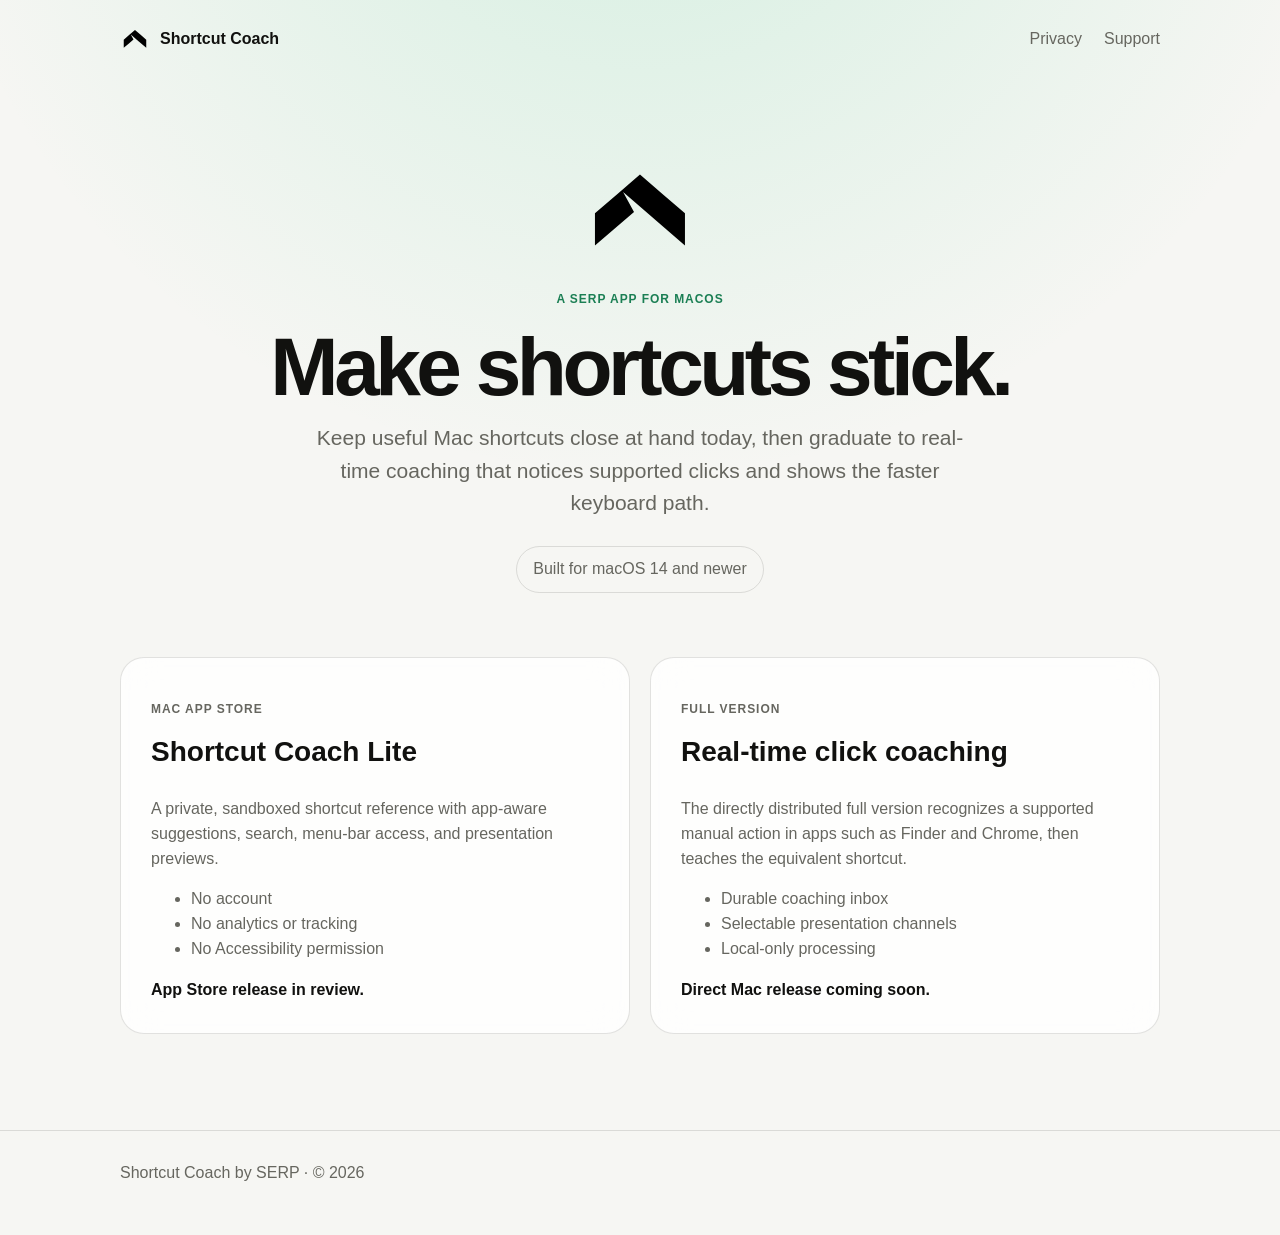
<file: docs/index.html>
<!doctype html>
<html lang="en">
<head>
  <meta charset="utf-8">
  <meta name="viewport" content="width=device-width, initial-scale=1">
  <title>Shortcut Coach — Learn Mac shortcuts as you work</title>
  <meta name="description" content="Shortcut Coach helps you build keyboard-shortcut habits on your Mac.">
  <link rel="stylesheet" href="site.css">
</head>
<body>
  <nav class="wrap">
    <a class="brand" href="./"><img class="mark" src="assets/serp-arrow.svg" alt="">Shortcut Coach</a>
    <div class="links"><a href="privacy/">Privacy</a><a href="support/">Support</a></div>
  </nav>
  <main class="wrap">
    <section class="hero">
      <img class="mark" src="assets/serp-arrow.svg" alt="SERP arrow">
      <p class="eyebrow">A SERP app for macOS</p>
      <h1>Make shortcuts stick.</h1>
      <p class="lede">Keep useful Mac shortcuts close at hand today, then graduate to real-time coaching that notices supported clicks and shows the faster keyboard path.</p>
      <span class="pill">Built for macOS 14 and newer</span>
    </section>
    <section class="grid">
      <article class="card">
        <p class="eyebrow">Mac App Store</p>
        <h2>Shortcut Coach Lite</h2>
        <p>A private, sandboxed shortcut reference with app-aware suggestions, search, menu-bar access, and presentation previews.</p>
        <ul><li>No account</li><li>No analytics or tracking</li><li>No Accessibility permission</li></ul>
        <strong>App Store release in review.</strong>
      </article>
      <article class="card">
        <p class="eyebrow">Full version</p>
        <h2>Real-time click coaching</h2>
        <p>The directly distributed full version recognizes a supported manual action in apps such as Finder and Chrome, then teaches the equivalent shortcut.</p>
        <ul><li>Durable coaching inbox</li><li>Selectable presentation channels</li><li>Local-only processing</li></ul>
        <strong>Direct Mac release coming soon.</strong>
      </article>
    </section>
  </main>
  <footer><div class="wrap">Shortcut Coach by SERP · © 2026</div></footer>
</body>
</html>
</file>
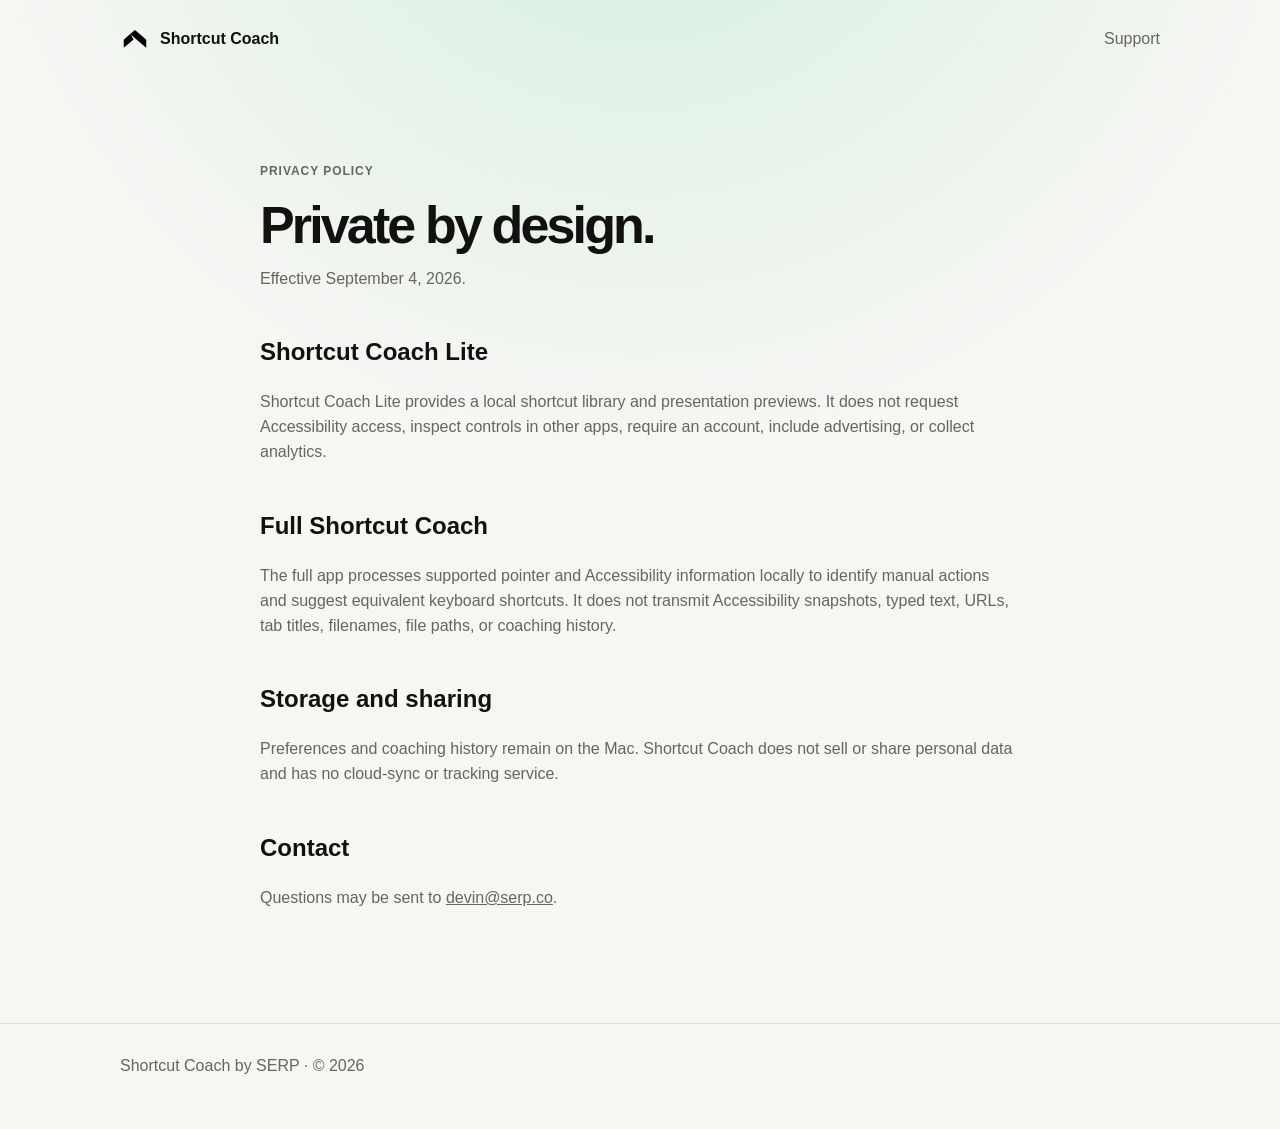
<file: docs/privacy/index.html>
<!doctype html>
<html lang="en">
<head><meta charset="utf-8"><meta name="viewport" content="width=device-width, initial-scale=1"><title>Privacy — Shortcut Coach</title><link rel="stylesheet" href="../site.css"></head>
<body>
  <nav class="wrap"><a class="brand" href="../"><img class="mark" src="../assets/serp-arrow.svg" alt="">Shortcut Coach</a><div class="links"><a href="../support/">Support</a></div></nav>
  <main class="wrap prose">
    <p class="eyebrow">Privacy policy</p><h1>Private by design.</h1>
    <p>Effective September 4, 2026.</p>
    <h2>Shortcut Coach Lite</h2>
    <p>Shortcut Coach Lite provides a local shortcut library and presentation previews. It does not request Accessibility access, inspect controls in other apps, require an account, include advertising, or collect analytics.</p>
    <h2>Full Shortcut Coach</h2>
    <p>The full app processes supported pointer and Accessibility information locally to identify manual actions and suggest equivalent keyboard shortcuts. It does not transmit Accessibility snapshots, typed text, URLs, tab titles, filenames, file paths, or coaching history.</p>
    <h2>Storage and sharing</h2>
    <p>Preferences and coaching history remain on the Mac. Shortcut Coach does not sell or share personal data and has no cloud-sync or tracking service.</p>
    <h2>Contact</h2>
    <p>Questions may be sent to <a href="mailto:devin@serp.co">devin@serp.co</a>.</p>
  </main>
  <footer><div class="wrap">Shortcut Coach by SERP · © 2026</div></footer>
</body></html>
</file>
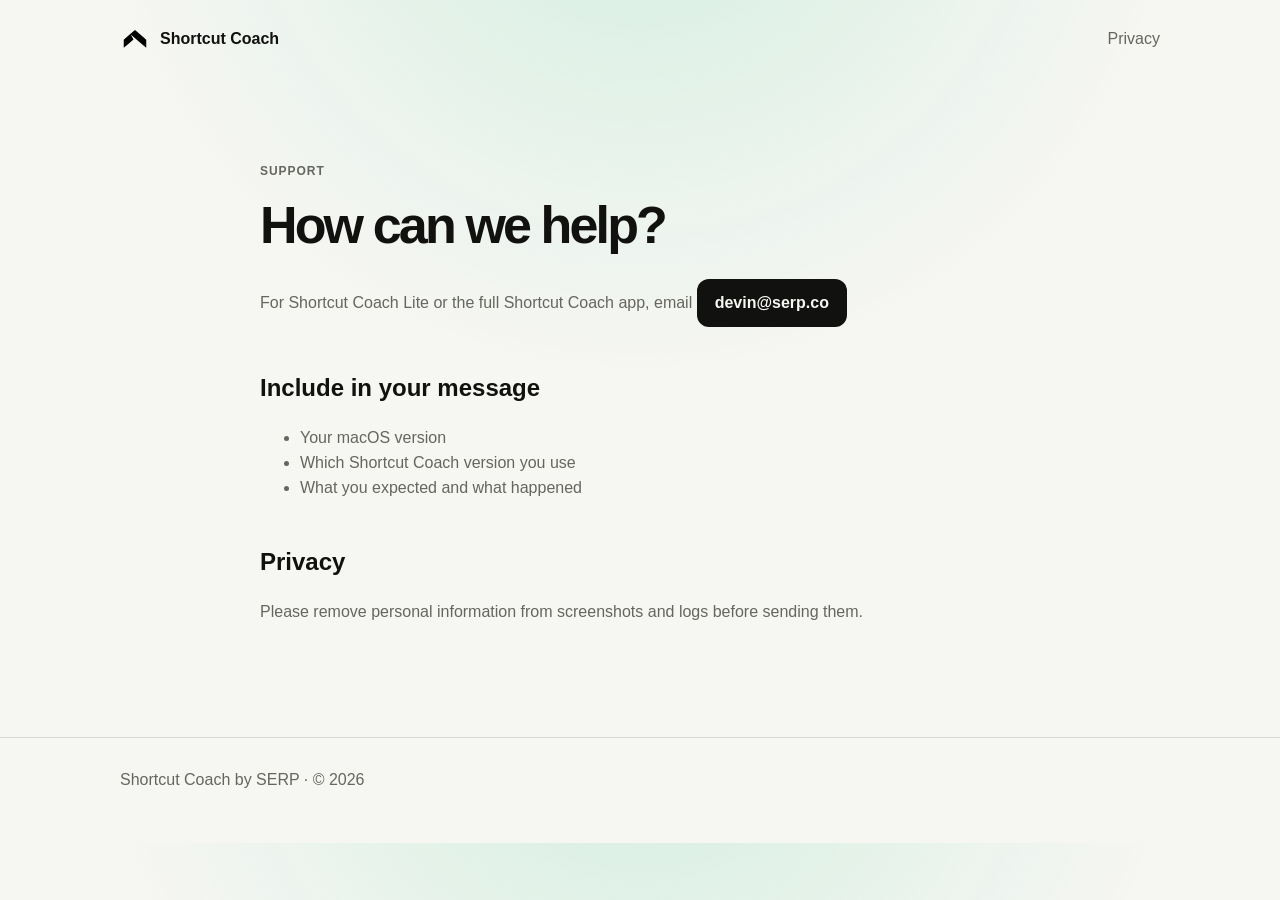
<file: docs/support/index.html>
<!doctype html>
<html lang="en">
<head><meta charset="utf-8"><meta name="viewport" content="width=device-width, initial-scale=1"><title>Support — Shortcut Coach</title><link rel="stylesheet" href="../site.css"></head>
<body>
  <nav class="wrap"><a class="brand" href="../"><img class="mark" src="../assets/serp-arrow.svg" alt="">Shortcut Coach</a><div class="links"><a href="../privacy/">Privacy</a></div></nav>
  <main class="wrap prose">
    <p class="eyebrow">Support</p><h1>How can we help?</h1>
    <p>For Shortcut Coach Lite or the full Shortcut Coach app, email <a class="button" href="mailto:devin@serp.co">devin@serp.co</a></p>
    <h2>Include in your message</h2>
    <ul><li>Your macOS version</li><li>Which Shortcut Coach version you use</li><li>What you expected and what happened</li></ul>
    <h2>Privacy</h2><p>Please remove personal information from screenshots and logs before sending them.</p>
  </main>
  <footer><div class="wrap">Shortcut Coach by SERP · © 2026</div></footer>
</body></html>
</file>
<file: docs/site.css>
:root {
  color-scheme: light dark;
  --bg: #f6f6f3;
  --card: rgba(255, 255, 255, 0.82);
  --text: #11110f;
  --muted: #66665f;
  --line: rgba(17, 17, 15, 0.12);
  --accent: #1b7f54;
}

@media (prefers-color-scheme: dark) {
  :root {
    --bg: #111210;
    --card: rgba(30, 31, 28, 0.88);
    --text: #f6f6f0;
    --muted: #aeaea5;
    --line: rgba(255, 255, 255, 0.13);
    --accent: #54d59a;
  }
  .mark { filter: invert(1); }
}

* { box-sizing: border-box; }
body {
  margin: 0;
  background: radial-gradient(circle at 50% -20%, rgba(84, 213, 154, 0.22), transparent 45%), var(--bg);
  color: var(--text);
  font: 16px/1.55 -apple-system, BlinkMacSystemFont, "SF Pro Text", sans-serif;
}
a { color: inherit; }
.wrap { width: min(1040px, calc(100% - 40px)); margin: auto; }
nav { display: flex; align-items: center; justify-content: space-between; padding: 24px 0; }
.brand { display: flex; align-items: center; gap: 10px; font-weight: 750; text-decoration: none; }
.brand img { width: 30px; height: 30px; }
.links { display: flex; gap: 22px; color: var(--muted); }
.links a { text-decoration: none; }
main { padding: 72px 0 96px; }
.hero { max-width: 800px; margin: 0 auto 64px; text-align: center; }
.mark { width: 120px; height: 120px; }
h1 { margin: 18px 0 14px; font-size: clamp(44px, 8vw, 82px); line-height: 1; letter-spacing: -0.055em; }
.lede { margin: 0 auto; max-width: 660px; color: var(--muted); font-size: 21px; }
.pill { display: inline-block; margin-top: 26px; padding: 10px 16px; border: 1px solid var(--line); border-radius: 999px; color: var(--muted); }
.grid { display: grid; grid-template-columns: repeat(2, minmax(0, 1fr)); gap: 20px; }
.card { padding: 30px; border: 1px solid var(--line); border-radius: 24px; background: var(--card); backdrop-filter: blur(18px); }
.card h2 { margin-top: 0; font-size: 28px; }
.card p, .card li { color: var(--muted); }
.card strong { color: var(--text); }
.eyebrow { color: var(--accent); font-weight: 750; text-transform: uppercase; letter-spacing: .08em; font-size: 12px; }
.button { display: inline-block; margin-top: 12px; padding: 12px 18px; background: var(--text); color: var(--bg); border-radius: 12px; text-decoration: none; font-weight: 700; }
.prose { max-width: 760px; margin: auto; }
.prose h1 { font-size: 52px; }
.prose h2 { margin-top: 42px; }
.prose p, .prose li { color: var(--muted); }
footer { padding: 30px 0 50px; border-top: 1px solid var(--line); color: var(--muted); }
@media (max-width: 700px) { .grid { grid-template-columns: 1fr; } .links { gap: 12px; font-size: 14px; } main { padding-top: 38px; } }
</file>
